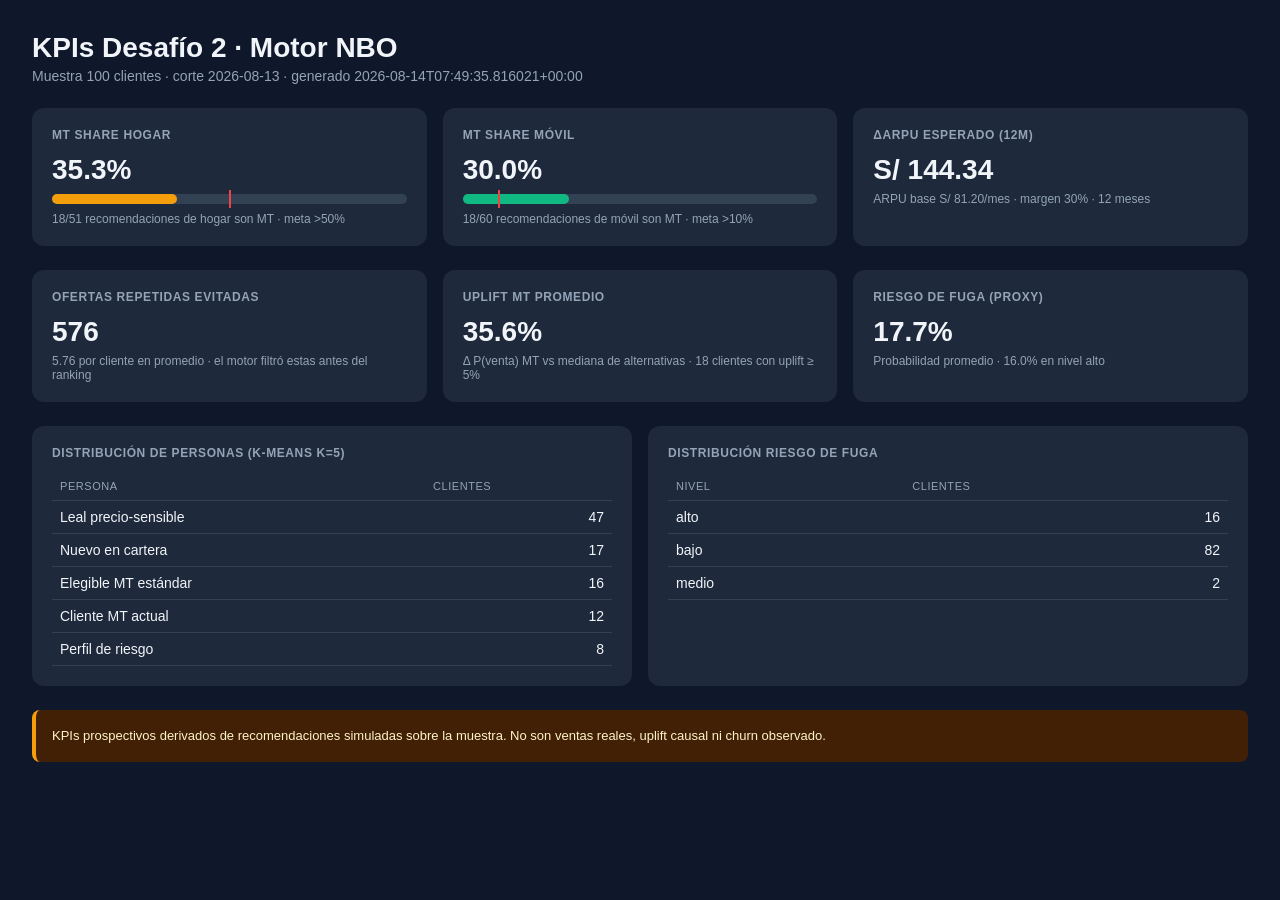
<file: reports/challenge_kpis.html>
<!DOCTYPE html>
<html lang="es">
<head>
<meta charset="utf-8">
<title>KPIs Desafío 2 · Motor NBO</title>
<style>
  body { font-family: -apple-system, Segoe UI, Roboto, sans-serif; background: #0f172a; color: #f1f5f9; margin: 0; padding: 32px; }
  h1 { margin: 0 0 4px 0; font-size: 28px; }
  .sub { color: #94a3b8; margin-bottom: 24px; font-size: 14px; }
  .grid { display: grid; grid-template-columns: repeat(3, 1fr); gap: 16px; margin-bottom: 24px; }
  .card { background: #1e293b; border-radius: 12px; padding: 20px; }
  .card h2 { font-size: 12px; text-transform: uppercase; color: #94a3b8; margin: 0 0 12px 0; letter-spacing: .05em; }
  .value { font-size: 28px; font-weight: 600; margin-bottom: 6px; }
  .meta-label { color: #94a3b8; font-size: 12px; }
  .bar { height: 10px; background: #334155; border-radius: 5px; margin: 8px 0; position: relative; overflow: visible; }
  .fill { height: 100%; border-radius: 5px; }
  .meta { position: absolute; top: -4px; width: 2px; height: 18px; background: #ef4444; }
  table { width: 100%; border-collapse: collapse; }
  th, td { padding: 8px; text-align: left; border-bottom: 1px solid #334155; font-size: 14px; }
  th { color: #94a3b8; font-weight: 500; text-transform: uppercase; font-size: 11px; letter-spacing: .05em; }
  td.num { text-align: right; font-variant-numeric: tabular-nums; }
  .disclaimer { margin-top: 24px; padding: 16px; background: #422006; border-left: 4px solid #f59e0b; border-radius: 8px; color: #fef3c7; font-size: 13px; line-height: 1.5; }
  .row { display: grid; grid-template-columns: 1fr 1fr; gap: 16px; }
</style>
</head>
<body>
<h1>KPIs Desafío 2 · Motor NBO</h1>
<div class="sub">Muestra 100 clientes · corte 2026-08-13 · generado 2026-08-14T07:49:35.816021+00:00</div>

<div class="grid">
  <div class="card">
    <h2>MT share hogar</h2>
    <div class="value">35.3%</div>
    <div class="bar"><div class="fill" style="width:35.3%;background:#f59e0b"></div><div class="meta" style="left:50.0%" title="Meta: 50%"></div></div>
    <div class="meta-label">18/51 recomendaciones de hogar son MT · meta &gt;50%</div>
  </div>
  <div class="card">
    <h2>MT share móvil</h2>
    <div class="value">30.0%</div>
    <div class="bar"><div class="fill" style="width:30.0%;background:#10b981"></div><div class="meta" style="left:10.0%" title="Meta: 10%"></div></div>
    <div class="meta-label">18/60 recomendaciones de móvil son MT · meta &gt;10%</div>
  </div>
  <div class="card">
    <h2>ΔARPU esperado (12m)</h2>
    <div class="value">S/ 144.34</div>
    <div class="meta-label">ARPU base S/ 81.20/mes · margen 30% · 12 meses</div>
  </div>
</div>

<div class="grid">
  <div class="card">
    <h2>Ofertas repetidas evitadas</h2>
    <div class="value">576</div>
    <div class="meta-label">5.76 por cliente en promedio · el motor filtró estas antes del ranking</div>
  </div>
  <div class="card">
    <h2>Uplift MT promedio</h2>
    <div class="value">35.6%</div>
    <div class="meta-label">Δ P(venta) MT vs mediana de alternativas · 18 clientes con uplift ≥ 5%</div>
  </div>
  <div class="card">
    <h2>Riesgo de fuga (proxy)</h2>
    <div class="value">17.7%</div>
    <div class="meta-label">Probabilidad promedio · 16.0% en nivel alto</div>
  </div>
</div>

<div class="row">
  <div class="card">
    <h2>Distribución de personas (K-Means k=5)</h2>
    <table><thead><tr><th>Persona</th><th class="num">Clientes</th></tr></thead>
    <tbody><tr><td>Leal precio-sensible</td><td class="num">47</td></tr><tr><td>Nuevo en cartera</td><td class="num">17</td></tr><tr><td>Elegible MT estándar</td><td class="num">16</td></tr><tr><td>Cliente MT actual</td><td class="num">12</td></tr><tr><td>Perfil de riesgo</td><td class="num">8</td></tr></tbody></table>
  </div>
  <div class="card">
    <h2>Distribución riesgo de fuga</h2>
    <table><thead><tr><th>Nivel</th><th class="num">Clientes</th></tr></thead>
    <tbody><tr><td>alto</td><td class="num">16</td></tr><tr><td>bajo</td><td class="num">82</td></tr><tr><td>medio</td><td class="num">2</td></tr></tbody></table>
  </div>
</div>

<div class="disclaimer">
  KPIs prospectivos derivados de recomendaciones simuladas sobre la muestra. No son ventas reales, uplift causal ni churn observado.
</div>
</body>
</html>
</file>
